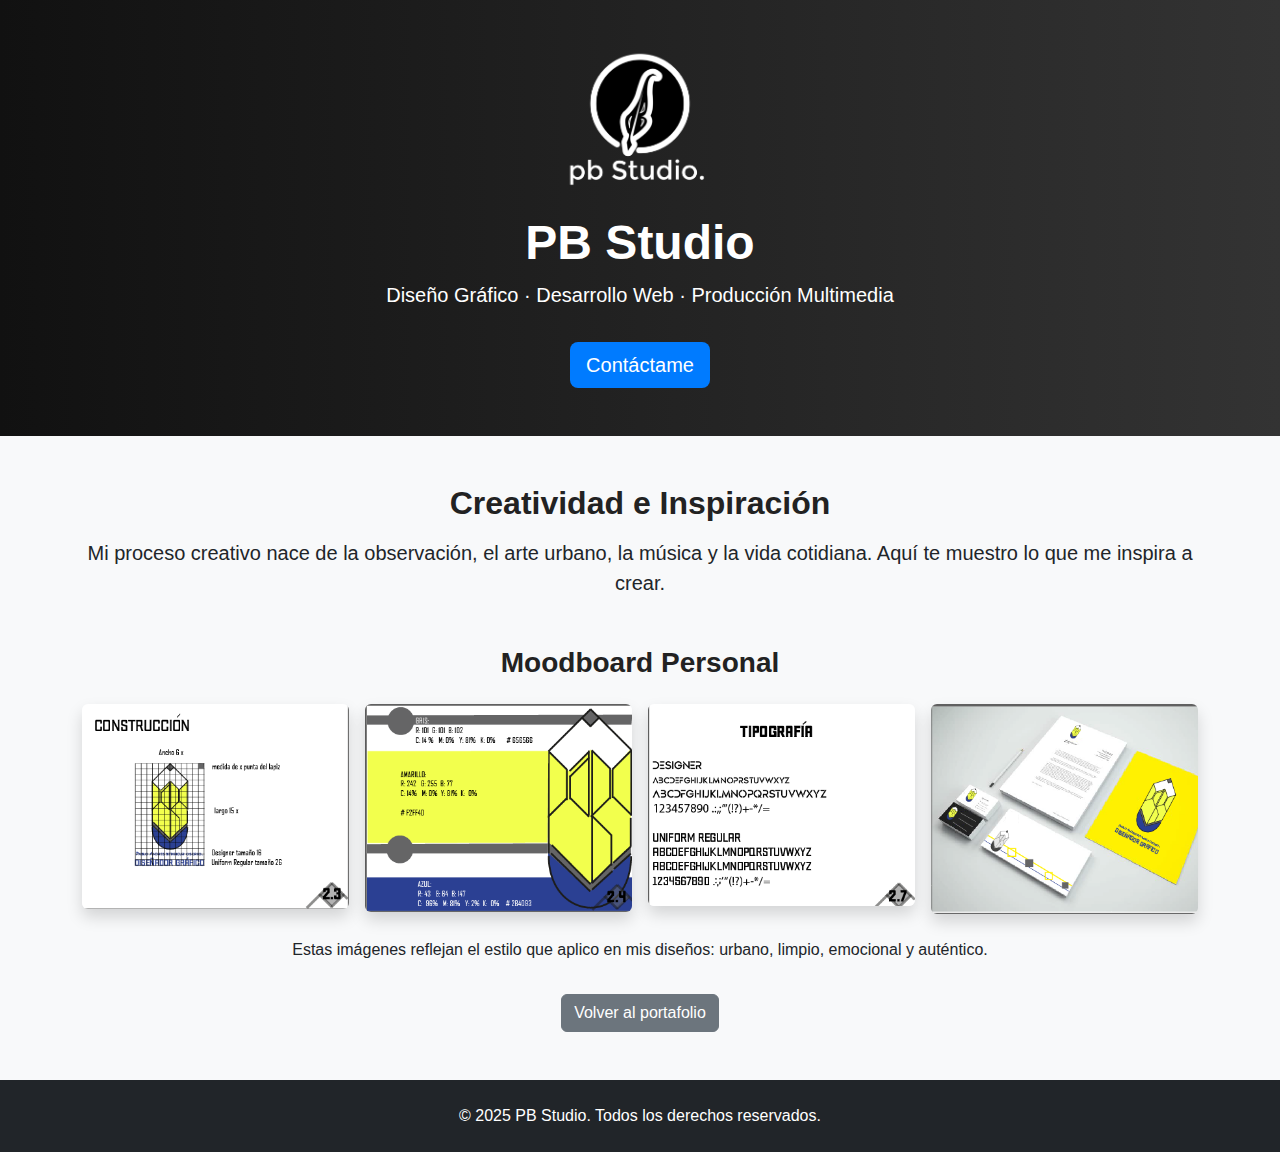
<file: html/creatividad.html>
<!DOCTYPE html>
<html lang="es">

<head>
    <meta charset="UTF-8" />
    <meta name="viewport" content="width=device-width, initial-scale=1.0" />
    <title>PB Studio - Portafolio Comercial</title>
    <link rel="stylesheet" href="https://cdn.jsdelivr.net/npm/bootstrap@5.3.3/dist/css/bootstrap.min.css">
    <link href="https://cdn.jsdelivr.net/npm/bootstrap-icons@1.10.5/font/bootstrap-icons.css" rel="stylesheet">
    <link rel="icon" href="./images/favicon_pb.png">
    <link rel="stylesheet" href="/styles/creatividad.css">
</head>

<body>

    <!-- HERO / ENCABEZADO -->
    <header class="bg-dark text-white text-center py-5 hero-section">
        <div class="container">
            <img id="logo" href="../index.html" src="../images/negativo_pb.png" alt="Logo PB Studio" class="mb-3"
                style="max-width: 200px;">
            <h1 class="display-5 fw-bold">PB Studio</h1>
            <p class="lead">Diseño Gráfico · Desarrollo Web · Producción Multimedia</p>
            <a href="#contacto" class="btn btn-primary btn-lg mt-3">Contáctame</a>
        </div>
    </header>

    <!-- SECCIÓN CREATIVIDAD -->
    <main class="py-5 creatividad bg-light">
        <div class="container">

            <!-- Introducción -->
            <section class="intro-creatividad text-center mb-5">
                <h2 class="mb-3">Creatividad e Inspiración</h2>
                <p class="lead">Mi proceso creativo nace de la observación, el arte urbano, la música y la vida
                    cotidiana.
                    Aquí te muestro lo que me inspira a crear.</p>
            </section>

            <!-- Moodboard -->
            <section class="moodboard text-center">
                <h3 class="mb-4">Moodboard Personal</h3>
                <div class="row g-3 justify-content-center moodboard-grid">
                    <div class="col-6 col-md-3">
                        <img src="../images/manual1.png" alt="Inspiración 1" class="img-fluid rounded shadow">
                    </div>
                    <div class="col-6 col-md-3">
                        <img src="../images/manual2.png" alt="Paleta de colores" class="img-fluid rounded shadow">
                    </div>
                    <div class="col-6 col-md-3">
                        <img src="../images/manual3.png" alt="Textura visual" class="img-fluid rounded shadow">
                    </div>
                    <div class="col-6 col-md-3">
                        <img src="../images/manual4.png" alt="Tipografía" class="img-fluid rounded shadow">
                    </div>
                </div>
                <p class="mt-4">Estas imágenes reflejan el estilo que aplico en mis diseños: urbano, limpio, emocional y
                    auténtico.</p>
                <div>
                    <a href="../index.html" class="btn btn-secondary mt-3">Volver al portafolio</a>
                </div>
            </section>

        </div>
    </main>

    <!-- FOOTER -->
    <footer class="bg-dark text-white text-center py-4">
        <div class="container">
            <p class="mb-0">&copy; 2025 PB Studio. Todos los derechos reservados.</p>
        </div>
    </footer>

</body>

</html>
</file>
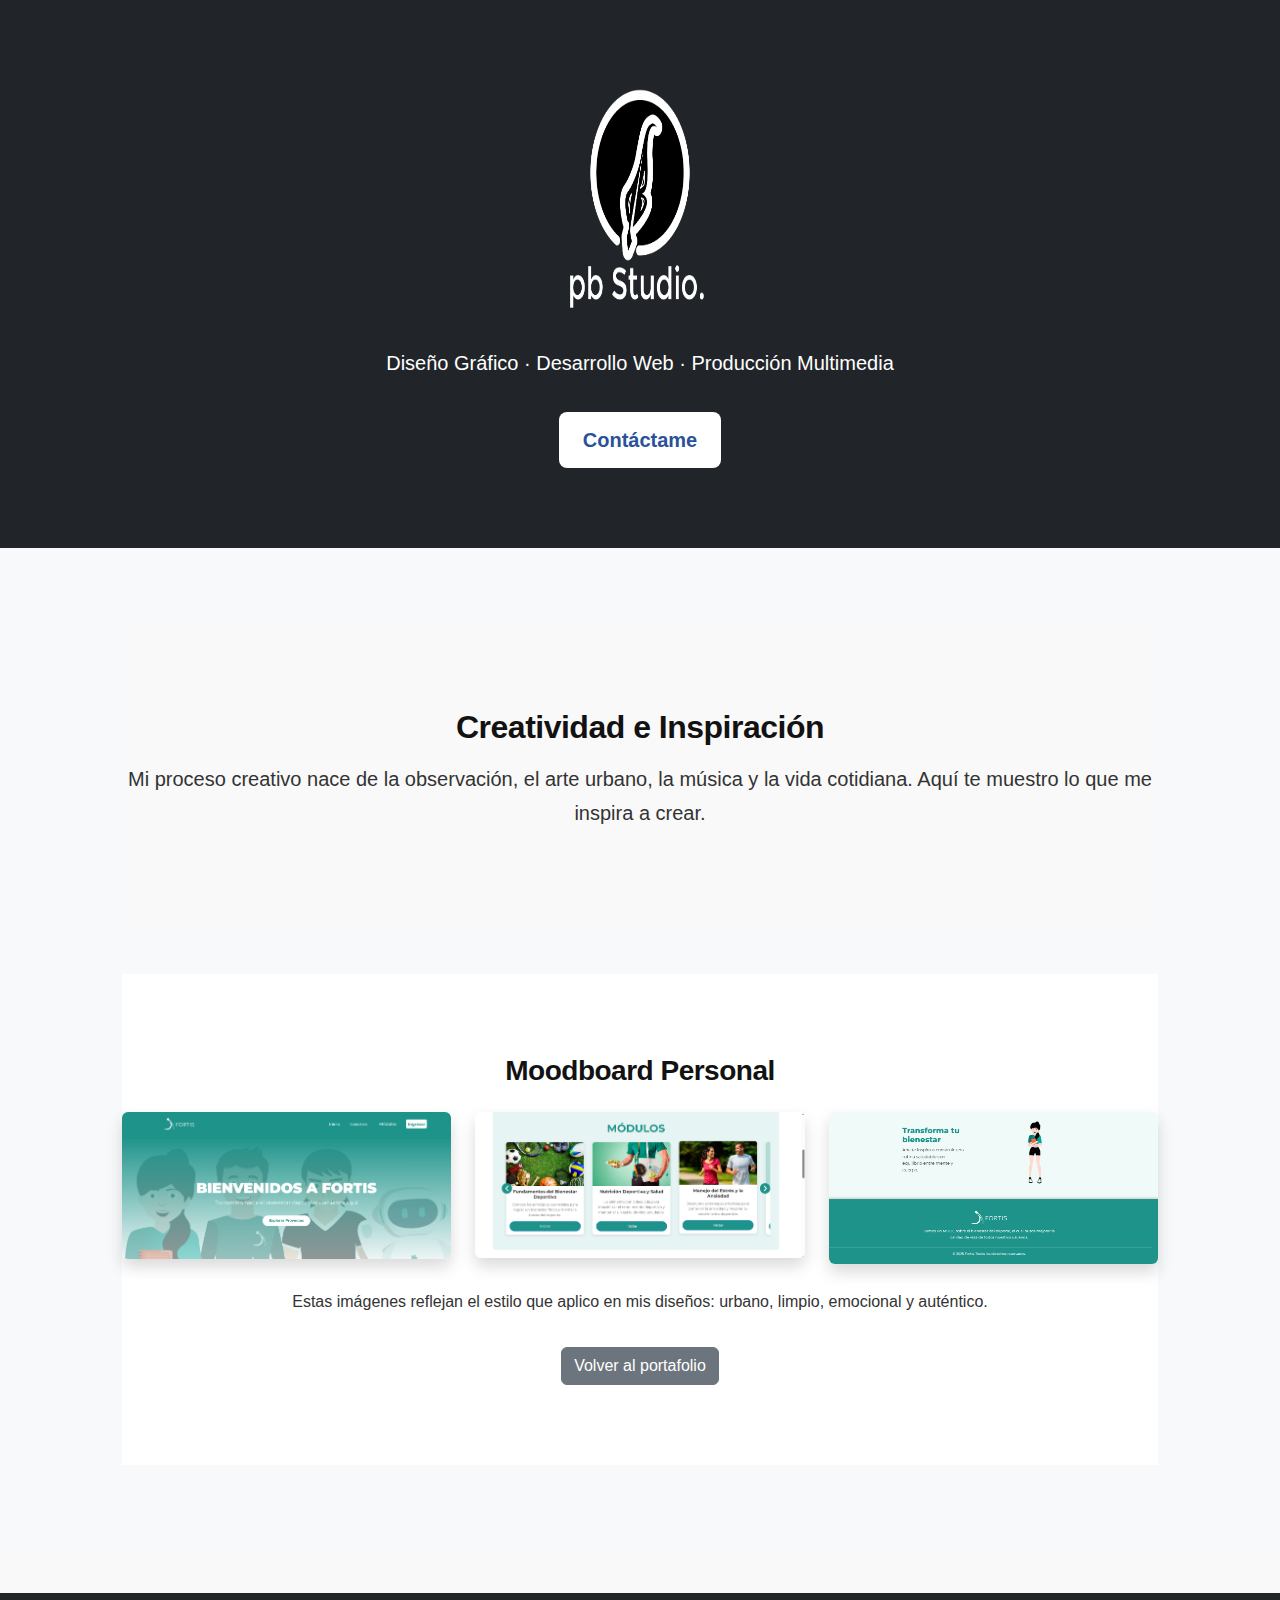
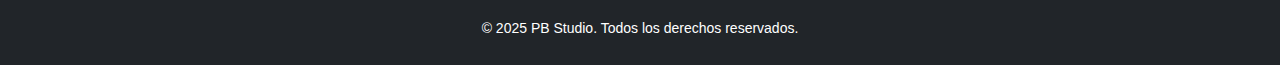
<file: html/desarrolloweb.html>
<!DOCTYPE html>
<html lang="es">

<head>
  <meta charset="UTF-8" />
  <meta name="viewport" content="width=device-width, initial-scale=1.0" />
  <title>PB Studio - Portafolio Comercial</title>
  <link rel="stylesheet" href="https://cdn.jsdelivr.net/npm/bootstrap@5.3.3/dist/css/bootstrap.min.css">
  <link href="https://cdn.jsdelivr.net/npm/bootstrap-icons@1.10.5/font/bootstrap-icons.css" rel="stylesheet">
  <link rel="icon" href="../images/favicon_pb.png">
  <link rel="stylesheet" href="../styles/styles.css">
</head>

<body>

  <!-- Hero / Inicio -->
  <header class="bg-dark text-white text-center py-5 hero-section">
    <div class="container">
      <img id="logo" href="../index.html" src="../images/negativo_pb.png" alt="Logo PB Studio" class="mb-3"
        style="max-width: 200px;">
      <p class="lead">Diseño Gráfico · Desarrollo Web · Producción Multimedia</p>
      <a href="#contacto" class="btn btn-primary btn-lg mt-3">Contáctame</a>
    </div>
  </header>

  <!-- Sección Creatividad -->
  <main class="creatividad py-5 bg-light">
    <div class="container">

      <!-- Intro -->
      <section class="intro-creatividad text-center mb-5">
        <h2 class="mb-3">Creatividad e Inspiración</h2>
        <p class="lead">Mi proceso creativo nace de la observación, el arte urbano, la música y la vida cotidiana. Aquí
          te muestro lo que me inspira a crear.</p>
      </section>

      <!-- Moodboard -->
      <section class="moodboard text-center">
        <h3 class="mb-4">Moodboard Personal</h3>
        <div class="row g-4 justify-content-center moodboard-grid">
          <div class="col-10 col-sm-6 col-md-4">
            <img src="../images/fortis1.png" alt="Inspiración 1" class="img-fluid rounded shadow">
          </div>
          <div class="col-10 col-sm-6 col-md-4">
            <img src="../images/fortis2.png" alt="Paleta de colores" class="img-fluid rounded shadow">
          </div>
          <div class="col-10 col-sm-6 col-md-4">
            <img src="../images/fortis3.png" alt="Textura visual" class="img-fluid rounded shadow">
          </div>
        </div>
        <p class="mt-4">Estas imágenes reflejan el estilo que aplico en mis diseños: urbano, limpio, emocional y
          auténtico.</p>
        <div>
          <a href="../index.html" class="btn btn-secondary mt-3">Volver al portafolio</a>
        </div>
      </section>

    </div>
  </main>

  <!-- Footer -->
  <footer class="bg-dark text-white text-center py-4 mt-5">
    <p class="mb-0">&copy; 2025 PB Studio. Todos los derechos reservados.</p>
  </footer>

</body>

</html>
</file>
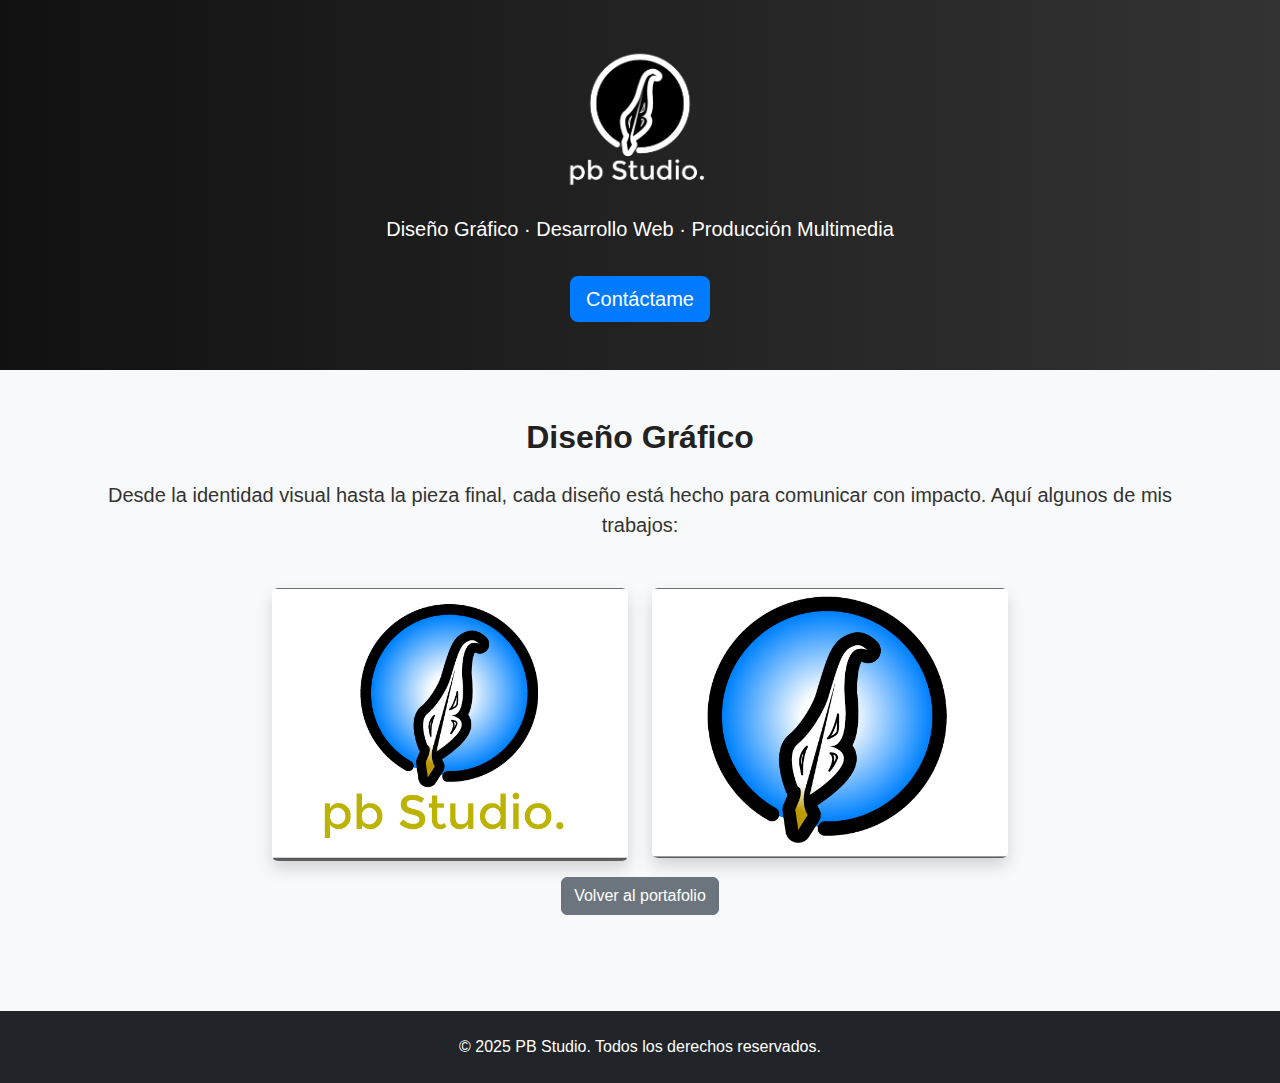
<file: html/diseñografico.html>
<!DOCTYPE html>
<html lang="es">

<head>
  <meta charset="UTF-8" />
  <meta name="viewport" content="width=device-width, initial-scale=1.0" />
  <title>PB Studio - Portafolio Comercial</title>
  <link rel="stylesheet" href="https://cdn.jsdelivr.net/npm/bootstrap@5.3.3/dist/css/bootstrap.min.css">
  <link href="https://cdn.jsdelivr.net/npm/bootstrap-icons@1.10.5/font/bootstrap-icons.css" rel="stylesheet">
  <link rel="icon" href="/images/favicon_pb.png">
  <link rel="stylesheet" href="/styles/diseñografico.css">
</head>

<body>

  <!-- HERO -->
  <header class="bg-dark text-white text-center py-5 hero-section">
    <div class="container">
      <img id="logo" href="../index.html" src="/images/negativo_pb.png" alt="Logo PB Studio" class="mb-3"
        style="max-width: 200px;">
      <p class="lead">Diseño Gráfico · Desarrollo Web · Producción Multimedia</p>
      <a href="#contacto" class="btn btn-primary btn-lg mt-3">Contáctame</a>
    </div>
  </header>

  <!-- SECCIÓN DISEÑO GRÁFICO -->
  <section class="section-grafico py-5 bg-light">
    <div class="container text-center">
      <h2 class="mb-4">Diseño Gráfico</h2>
      <p class="lead mb-5">Desde la identidad visual hasta la pieza final, cada diseño está hecho para comunicar con
        impacto. Aquí algunos de mis trabajos:</p>
      <div class="row g-4 justify-content-center galeria">
        <div class="col-10 col-sm-6 col-md-4">
          <img src="../images/logo1.png" alt="Logo ejemplo" class="img-fluid rounded shadow">
        </div>
        <div class="col-10 col-sm-6 col-md-4">
          <img src="../images/logo2.png" alt="Mockup branding" class="img-fluid rounded shadow">
        </div>
      </div>
      <div>
        <a href="../index.html" class="btn btn-secondary mt-3">Volver al portafolio</a>
      </div>
    </div>

  </section>

  <!-- FOOTER -->
  <footer class="bg-dark text-white text-center py-4 mt-5">
    <p class="mb-0">&copy; 2025 PB Studio. Todos los derechos reservados.</p>
  </footer>

</body>

</html>
</file>
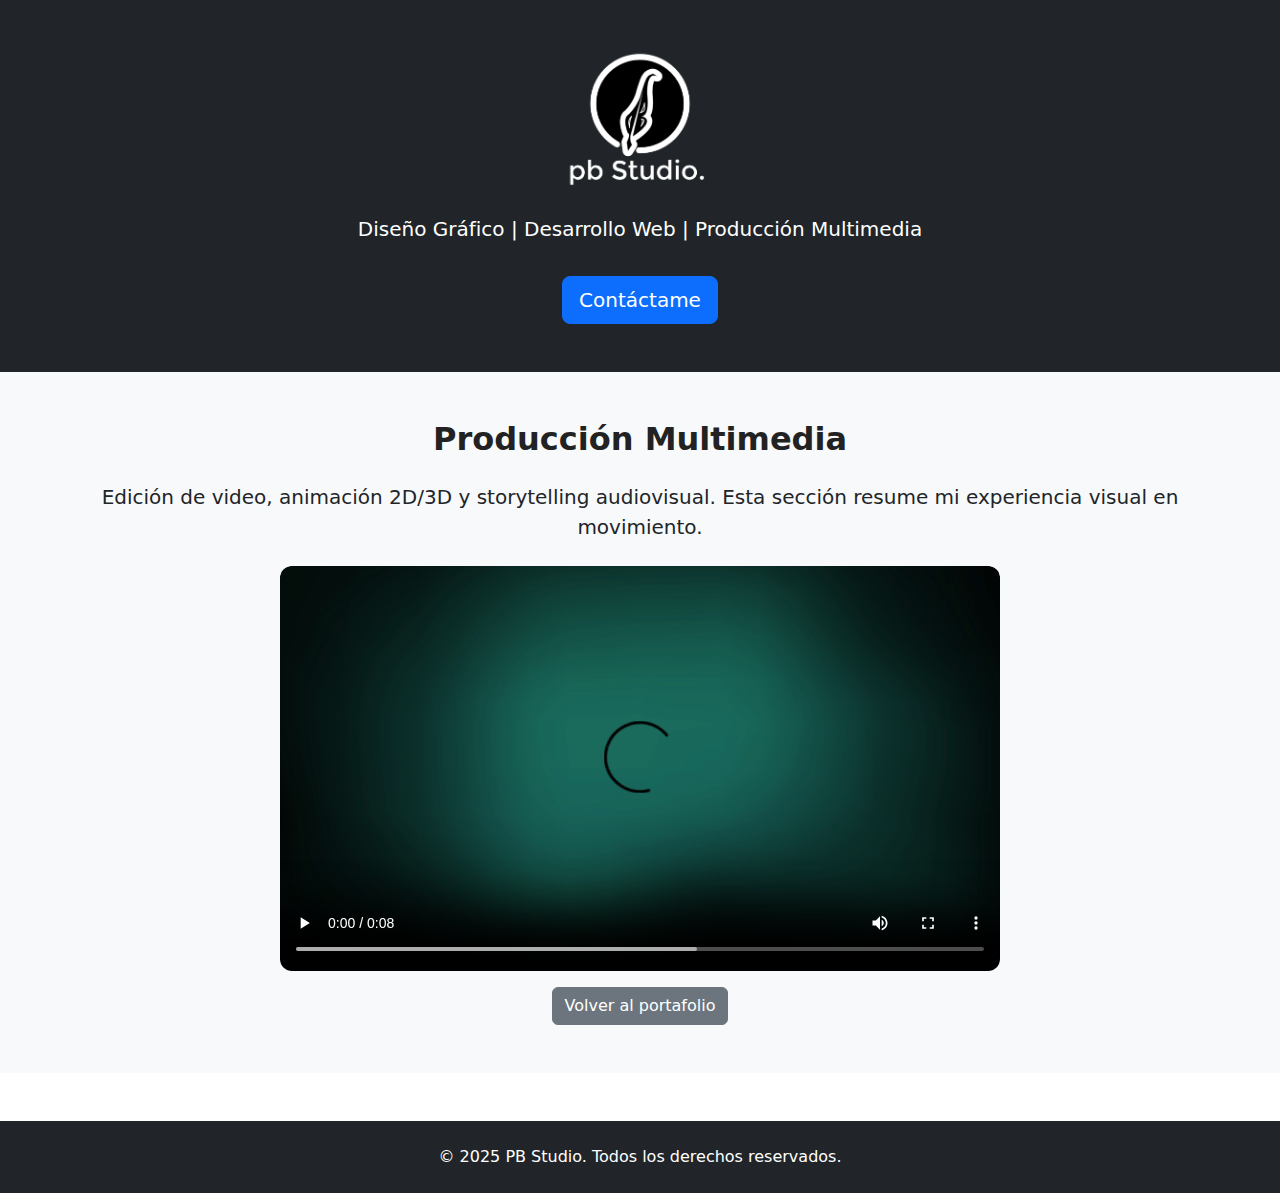
<file: html/multimedia.html>
<!DOCTYPE html>
<html lang="es">

<head>
  <meta charset="UTF-8" />
  <meta name="viewport" content="width=device-width, initial-scale=1.0" />
  <title>PB Studio - Portafolio Comercial</title>
  <link rel="stylesheet" href="https://cdn.jsdelivr.net/npm/bootstrap@5.3.3/dist/css/bootstrap.min.css">
  <link href="https://cdn.jsdelivr.net/npm/bootstrap-icons@1.10.5/font/bootstrap-icons.css" rel="stylesheet">
  <link rel="icon" href="./images/favicon_pb.png">
  <link rel="stylesheet" href="/styles/multimedia.css">
</head>

<body>

  <!-- Hero / Inicio -->
  <header class="bg-dark text-white text-center py-5">
    <div class="container">
      <img id="logo" href="../index.html" src="../images/negativo_pb.png" alt="Logo PB Studio" class="mb-3"
        style="max-width: 200px;">
      <p class="lead">Diseño Gráfico | Desarrollo Web | Producción Multimedia</p>
      <a href="#contacto" class="btn btn-primary btn-lg mt-3">Contáctame</a>
    </div>
  </header>

  <!-- Producción Multimedia -->
  <section class="section-multimedia py-5 bg-light">
    <div class="container text-center">
      <h2 class="mb-4">Producción Multimedia</h2>
      <p class="lead mb-4">Edición de video, animación 2D/3D y storytelling audiovisual. Esta sección resume mi
        experiencia visual en movimiento.</p>
      <div class="ratio ratio-16x9 mx-auto" style="max-width: 720px;">
        <video controls>
          <source src="../images/AnimaciónLogo.mp4" type="video/mp4">
          Tu navegador no admite la reproducción de video.
        </video>
      </div>
      <div>
        <a href="../index.html" class="btn btn-secondary mt-3">Volver al portafolio</a>
      </div>
    </div>
  </section>

  <!-- Footer -->
  <footer class="bg-dark text-white text-center py-4 mt-5">
    <p class="mb-0">&copy; 2025 PB Studio. Todos los derechos reservados.</p>
  </footer>

</body>

</html>
</file>
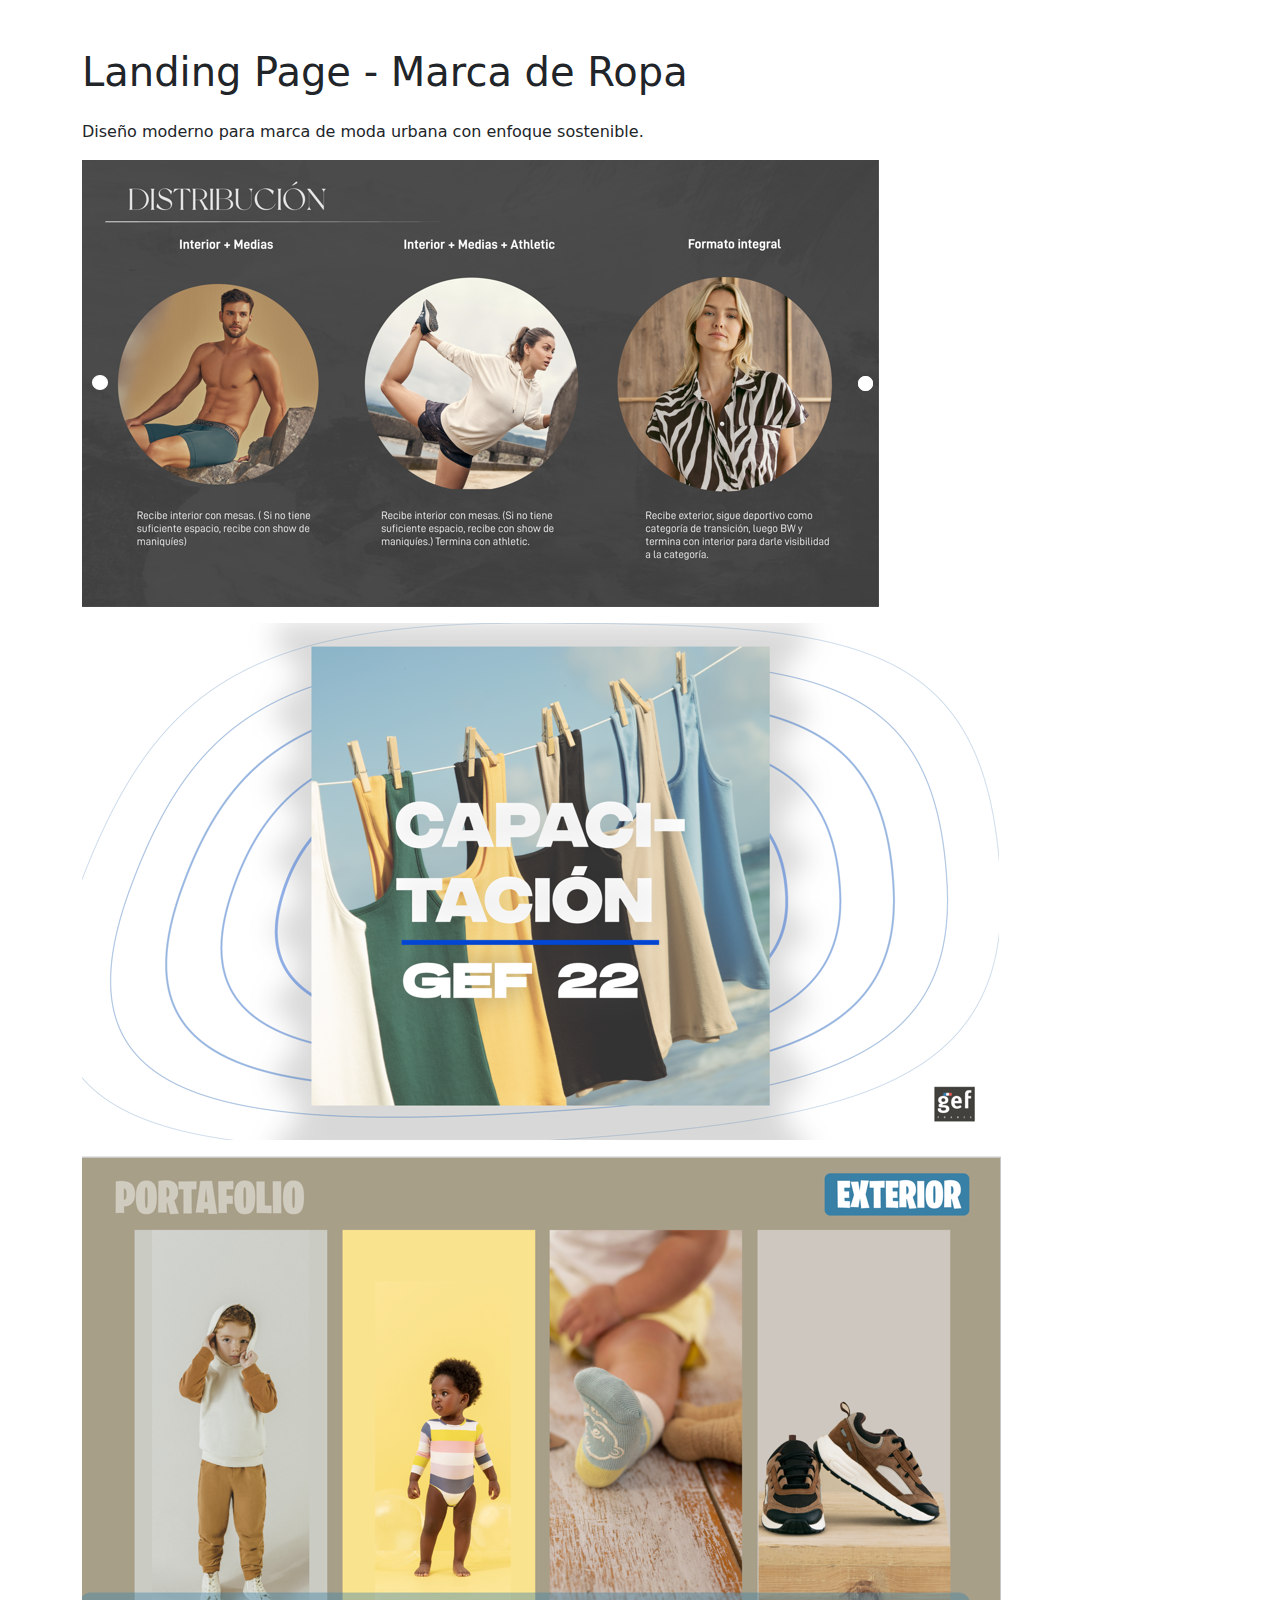
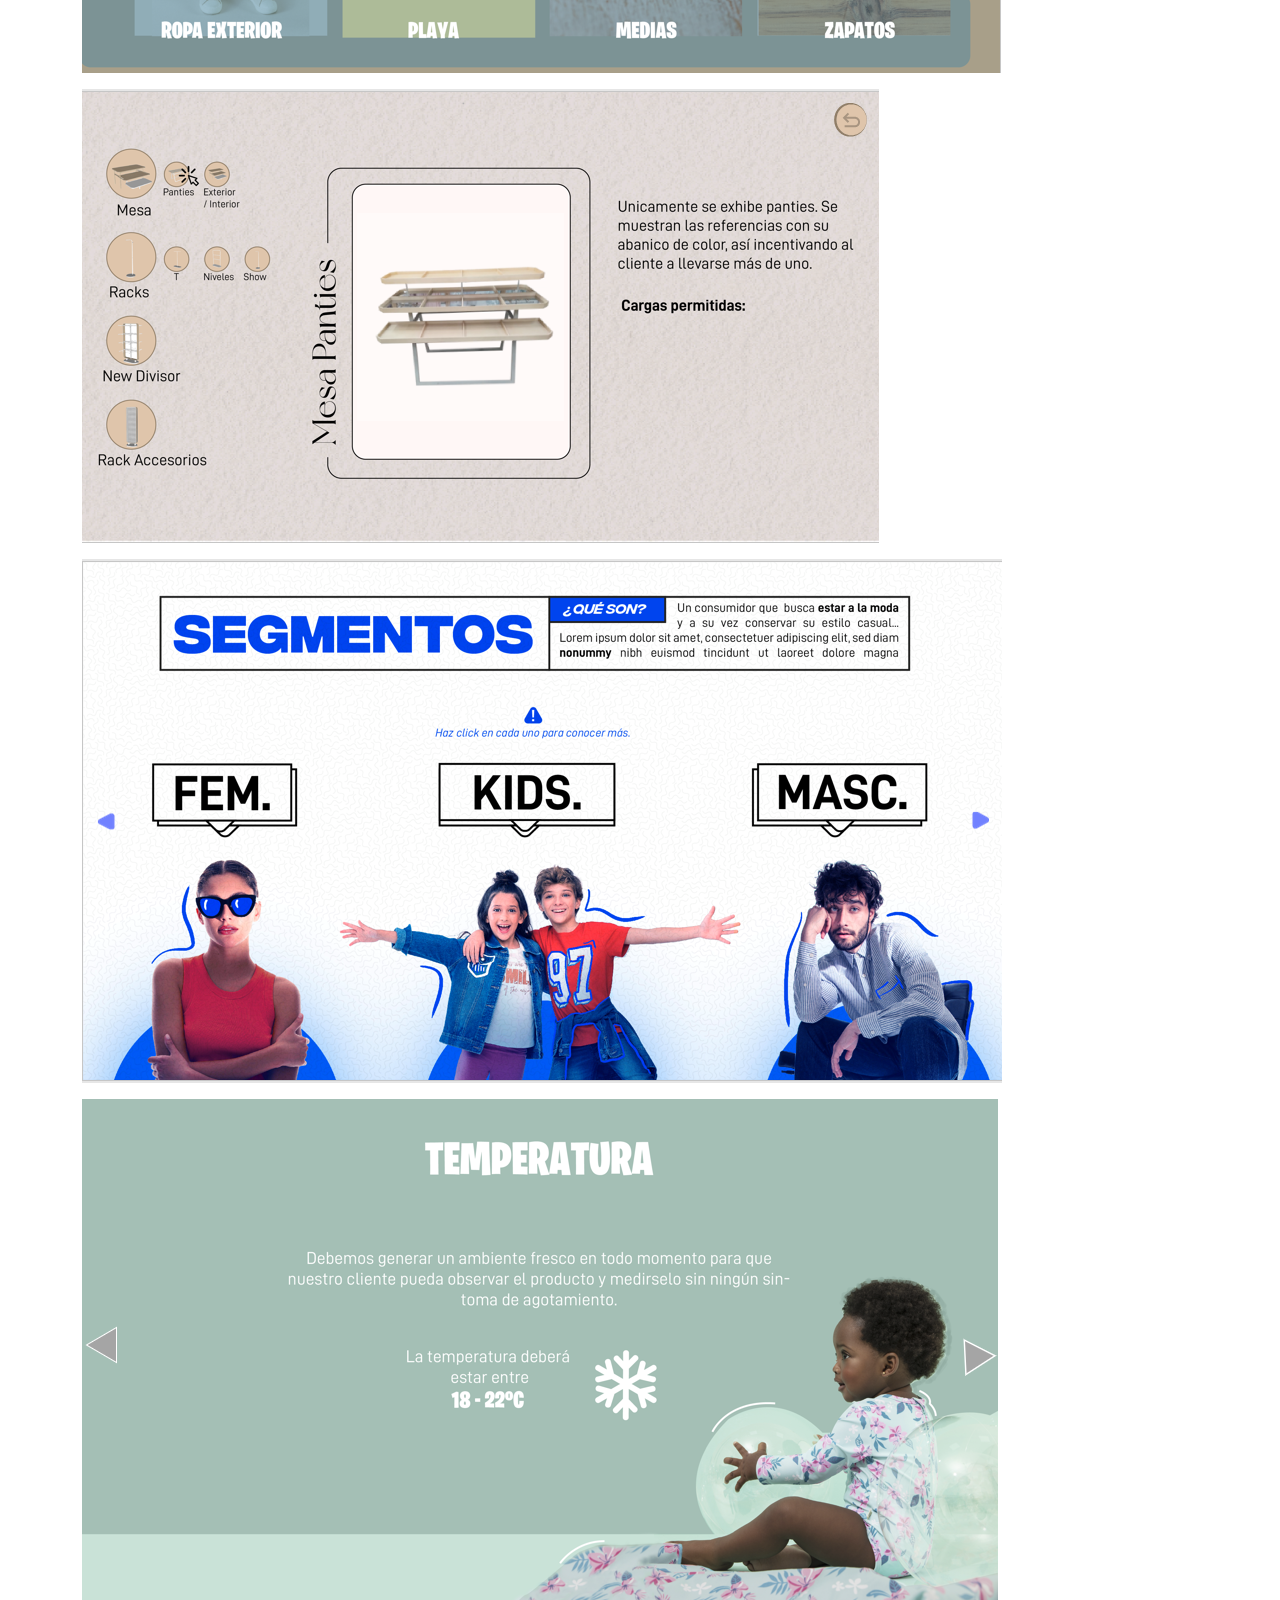
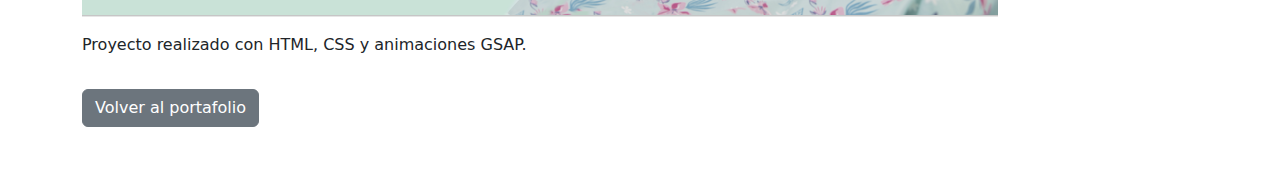
<file: proyectos/crystal.html>
<!DOCTYPE html>
<html lang="es">
<head>
  <meta charset="UTF-8" />
  <meta name="viewport" content="width=device-width, initial-scale=1.0" />
  <title>Landing Page Marca de Ropa</title>
  <link rel="stylesheet" href="https://cdn.jsdelivr.net/npm/bootstrap@5.3.3/dist/css/bootstrap.min.css">
</head>
<body>
  <div class="container py-5">
    <h1 class="mb-4">Landing Page - Marca de Ropa</h1>
    <p>Diseño moderno para marca de moda urbana con enfoque sostenible.</p>
    <img src="../images/captura2pb.png" class="img-fluid mb-3" alt="Mockup 1">
    <img src="../images/captura2gef.png" class="img-fluid mb-3" alt="Mockup 2">
    <img src="../images/captura2bby.png" class="img-fluid mb-3" alt="Mockup 1">
    <img src="../images/captura3pb.png" class="img-fluid mb-3" alt="Mockup 2">
    <img src="../images/captura3gef.png" class="img-fluid mb-3" alt="Mockup 2">
    <img src="../images/captura3bby.png" class="img-fluid mb-3" alt="Mockup 2">
    <p>Proyecto realizado con HTML, CSS y animaciones GSAP.</p>
    <a href="../index.html" class="btn btn-secondary mt-3">Volver al portafolio</a>
  </div>
</body>
</html>
</file>
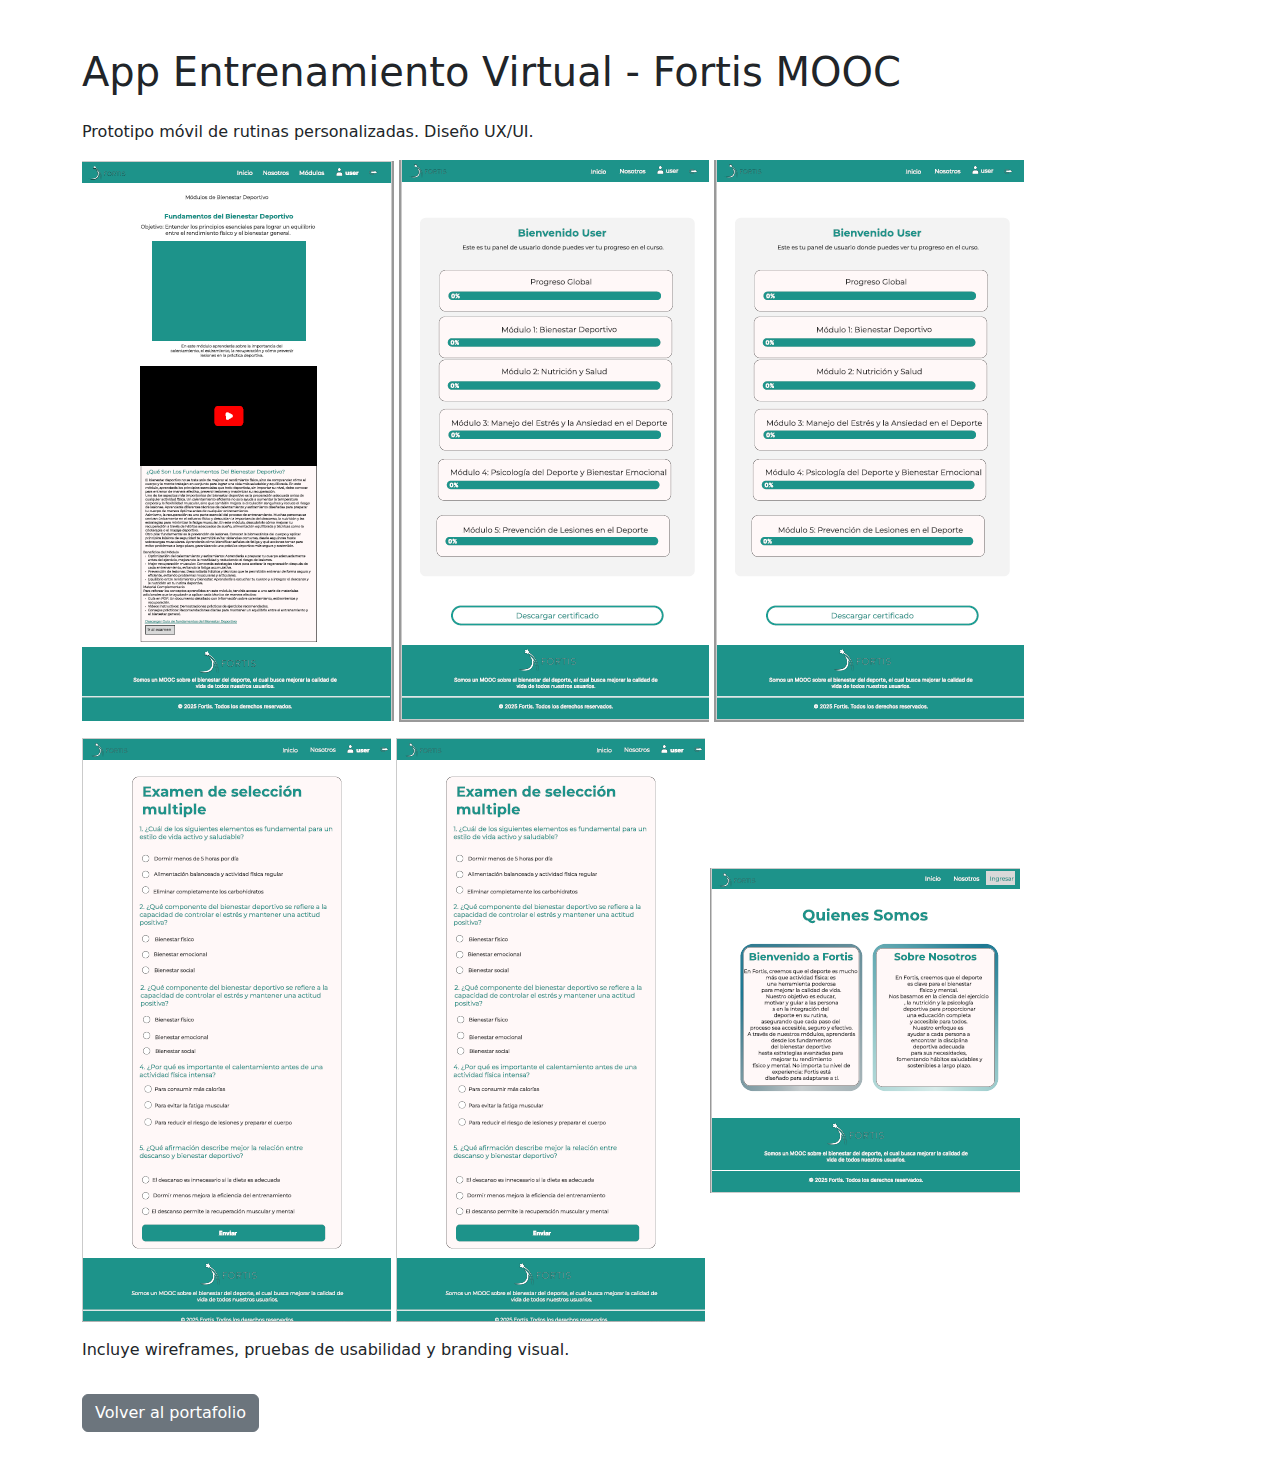
<file: proyectos/fortis.html>
<!DOCTYPE html>
<html lang="es">

<head>
  <meta charset="UTF-8" />
  <meta name="viewport" content="width=device-width, initial-scale=1.0" />
  <title>App Entrenamiento Fortis</title>
  <link rel="stylesheet" href="https://cdn.jsdelivr.net/npm/bootstrap@5.3.3/dist/css/bootstrap.min.css">
</head>

<body>
  <div class="container py-5">
    <h1 class="mb-4">App Entrenamiento Virtual - Fortis MOOC</h1>
    <p>Prototipo móvil de rutinas personalizadas. Diseño UX/UI.</p>
    <img src="../images/captura10.png" class="img-fluid mb-3" alt="App Fortis">
    <img src="../images/captura11.png" class="img-fluid mb-3" alt="App Fortis">
    <img src="../images/captura12.png" class="img-fluid mb-3" alt="App Fortis">
    <img src="../images/captura13.png" class="img-fluid mb-3" alt="App Fortis">
    <img src="../images/captura14.png" class="img-fluid mb-3" alt="App Fortis">
    <img src="../images/captura15.png" class="img-fluid mb-3" alt="App Fortis">
    <p>Incluye wireframes, pruebas de usabilidad y branding visual.</p>
    <a href="../index.html" class="btn btn-secondary mt-3">Volver al portafolio</a>
  </div>
</body>

</html>
</file>
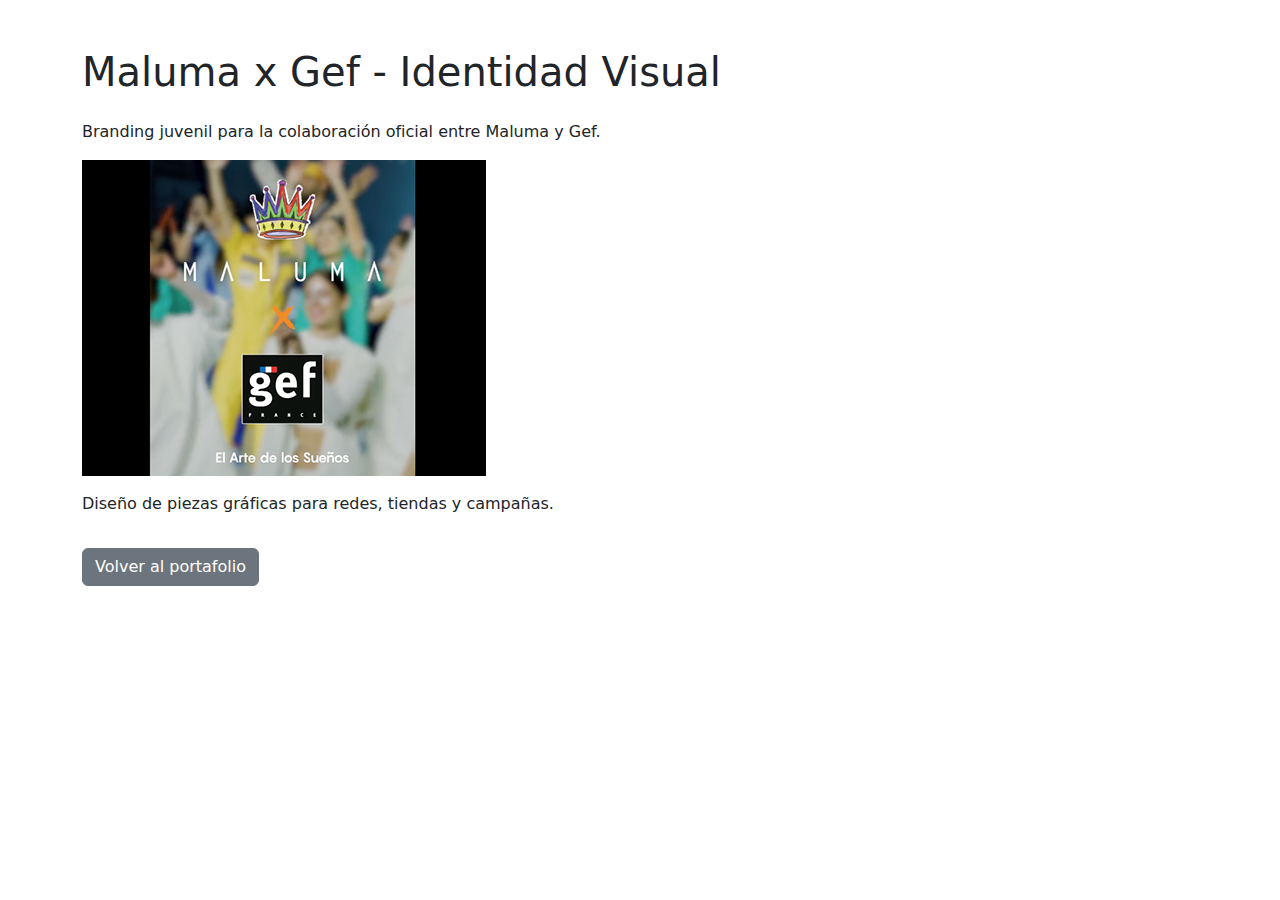
<file: proyectos/maluma.html>
<!DOCTYPE html>
<html lang="es">
<head>
  <meta charset="UTF-8" />
  <meta name="viewport" content="width=device-width, initial-scale=1.0" />
  <title>Identidad Visual Maluma x Gef</title>
  <link rel="stylesheet" href="https://cdn.jsdelivr.net/npm/bootstrap@5.3.3/dist/css/bootstrap.min.css">
</head>
<body>
  <div class="container py-5">
    <h1 class="mb-4">Maluma x Gef - Identidad Visual</h1>
    <p>Branding juvenil para la colaboración oficial entre Maluma y Gef.</p>
    <img src="../images/maluma.png" class="img-fluid mb-3" alt="Proyecto Maluma Gef">
    <p>Diseño de piezas gráficas para redes, tiendas y campañas.</p>
    <a href="../index.html" class="btn btn-secondary mt-3">Volver al portafolio</a>
  </div>
</body>
</html>
</file>
<file: styles/creatividad.css>
/* estilos/styles.css */

body {
  font-family: 'Segoe UI', sans-serif;
  background-color: #f9f9f9;
}

.hero-section {
  background: linear-gradient(to right, #111, #333);
}

#moodboard img {
  transition: transform 0.3s ease;
}

#moodboard img:hover {
  transform: scale(1.05);
}

.intro-creatividad h2,
.moodboard h3 {
  font-weight: 700;
  color: #222;
}

.btn-primary {
  background-color: #007bff;
  border: none;
}

.btn-primary:hover {
  background-color: #0056b3;
}
</file>
<file: styles/diseñografico.css>
/* estilos/styles.css */

body {
  font-family: 'Segoe UI', sans-serif;
  background-color: #f8f9fa;
  color: #333;
}

.hero-section {
  background: linear-gradient(to right, #111, #333);
}

img {
  transition: transform 0.3s ease;
}

img:hover {
  transform: scale(1.05);
}

.section-grafico h2 {
  font-weight: 700;
  color: #222;
}

.btn-primary {
  background-color: #007bff;
  border: none;
}

.btn-primary:hover {
  background-color: #0056b3;
}
</file>
<file: styles/multimedia.css>
/* estilos/styles.css */

.section-multimedia h2 {
  font-weight: 700;
  color: #222;
}

video {
  border-radius: 10px;
  box-shadow: 0 4px 15px rgba(0, 0, 0, 0.2);
}

.ratio {
  overflow: hidden;
  border-radius: 12px;
}
</file>
<file: styles/styles.css>
/* Reset general y fuente principal */
body {
  font-family: 'Poppins', sans-serif;
  color: #1a1a1a;
  background-color: #ffffff;
  font-size: 16px;
  line-height: 1.7;
  margin: 0;
}
#logo{
  width:250px;
  height:250px;
}
/* Paleta de colores PB Studio */
:root {
  --primary-color: #222831;
  --accent-color: #00adb5;
  --light-gray: #eeeeee;
  --soft-white: #f9f9f9;
  --font-dark: #121212;
}

/* Secciones */
section {
  padding: 80px 0;
  background-color: var(--soft-white);
}

section:nth-of-type(even) {
  background-color: #fff;
}

/* Encabezados */
h1, h2, h3, h4, h5 {
  font-weight: 600;
  color: var(--font-dark);
  letter-spacing: -0.5px;
}

h2.text-center {
  font-size: 2.4rem;
  position: relative;
  display: inline-block;
  margin-bottom: 40px;
}

h2.text-center::after {
  content: '';
  display: block;
  width: 60px;
  height: 4px;
  background: var(--accent-color);
  margin: 10px auto 0;
  border-radius: 4px;
}

/* Botones */
.btn-primary {
  background-color: var(--accent-color);
  border: none;
  padding: 12px 28px;
  border-radius: 30px;
  font-weight: 500;
  transition: all 0.3s ease;
}

.btn-primary:hover {
  background-color: #019da3;
}

/* Cards */
.card {
  border: none;
  border-radius: 16px;
  background-color: var(--light-gray);
  transition: transform 0.3s ease, box-shadow 0.3s ease;
}

.card:hover {
  transform: translateY(-6px);
  box-shadow: 0 8px 20px rgba(0, 0, 0, 0.08);
}

.card-title {
  color: var(--primary-color);
  font-weight: 600;
}

/* Iconos de habilidades */
.card i {
  font-size: 2rem;
  color: var(--accent-color);
  margin-bottom: 10px;
}

/* Sobre mí */
#about img {
  border-radius: 1rem;
  box-shadow: 0 10px 20px rgba(0,0,0,0.05);
}

/* Testimonios */
blockquote {
  font-style: italic;
  color: #b9b8b8;
  border-left: 2px solid var(--accent-color);
  padding-left: 1rem;
}

/* Lista de contacto */
.list-group-item {
  background-color: transparent;
  border: none;
  font-size: 1rem;
  padding-left: 0;
}

.list-group-item a {
  color: var(--accent-color);
  text-decoration: none;
}

.list-group-item a:hover {
  text-decoration: underline;
}

/* Footer */
footer {
  background-color: var(--primary-color);
  color: #ccc;
  padding: 20px 0;
  font-size: 14px;
}

/* Formularios */
form .form-control {
  border-radius: 12px;
  padding: 12px 15px;
  border: 1px solid #ccc;
  transition: border-color 0.3s ease;
}

form .form-control:focus {
  border-color: var(--accent-color);
  box-shadow: 0 0 5px rgba(0, 173, 181, 0.3);
}

form .btn {
  background-color: var(--primary-color);
  color: white;
  border-radius: 12px;
}

/* Responsive */
@media (max-width: 768px) {
  h2.text-center {
    font-size: 1.8rem;
  }

  .btn-primary {
    padding: 10px 20px;
  }

  section {
    padding: 60px 20px;
  }
}

#img1{
  position: relative;
  background-image: inherit;
}
   .carousel {
      position: relative;
      max-width: 90%;
      margin: 60px auto;
      overflow: hidden;
      border-radius: 16px;
      box-shadow: 0 0 25px rgba(0,0,0,0.4);
    }

    .carousel-track {
      display: flex;
      transition: transform 0.5s ease;
    }

    .carousel-slide {
      min-width: 100%;
      transition: opacity 0.5s ease;
    }

    .carousel-slide img {
      width: 100%;
      height: auto;
      display: block;
    }

    .carousel-buttons {
      justify-content: center;
      position: absolute;
      top: 50%;
      width: 100%;
      display: flex;
      justify-content: space-between;
      transform: translateY(-50%);
      padding: 0 20px;
    }

    .carousel-buttons button {
      background-color: #22d3ee;
      border: none;
      color: #0f172a;
      font-size: 24px;
      padding: 10px 18px;
      border-radius: 50%;
      cursor: pointer;
      transition: background 0.3s ease;
    }

    .carousel-buttons button:hover {
      background-color: #0f172a;
      color: #22d3ee;
      border: 2px solid #161616;
    }

    .carousel-title {
      text-align: center;
      margin-top: 30px;
      font-size: 28px;
      color: #22d3ee;
    }

    
html {
  scroll-behavior: smooth;
}

html {
  scroll-behavior: smooth;
}

body {
  font-family: 'Poppins', sans-serif;
  margin: 0;
  background-color: #f9f9f9;
  color: #333;
}

.container {
  max-width: 1100px;
  margin: 0 auto;
  padding: 2rem;
}

.hero {
  background: linear-gradient(to right, #1e3c72, #2a5298);
  color: white;
  text-align: center;
  padding: 6rem 2rem;
}

.hero h1 {
  font-size: 3rem;
  margin-bottom: 0.5rem;
}

.hero p {
  font-size: 1.2rem;
  margin-bottom: 2rem;
}

.btn-primary {
  background-color: #ffffff;
  color: #2a5298;
  border: none;
  padding: 0.8rem 1.5rem;
  border-radius: 8px;
  font-weight: bold;
  cursor: pointer;
  transition: all 0.3s ease;
  text-decoration: none;
}

.btn-primary:hover {
  background-color: #dbeaff;
  transform: scale(1.05);
}

.section {
  padding: 4rem 2rem;
  text-align: center;
}

form {
  display: flex;
  flex-direction: column;
  gap: 1rem;
  max-width: 500px;
  margin: 0 auto;
}

input, textarea {
  padding: 0.8rem;
  border-radius: 6px;
  border: 1px solid #ccc;
  font-size: 1rem;
}

textarea {
  resize: vertical;
  height: 150px;
}

.footer {
  background-color: #222;
  color: white;
  text-align: center;
  padding: 2rem;
}

body {
  font-family: 'Poppins', sans-serif;
  margin: 0;
  background-color: #f9f9f9;
  color: #333;
}

.container {
  max-width: 1100px;
  margin: 0 auto;
  padding: 2rem;
}

.hero {
  background: linear-gradient(to right, #1e3c72, #2a5298);
  color: white;
  text-align: center;
  padding: 6rem 2rem;
}

.hero h1 {
  font-size: 3rem;
  margin-bottom: 0.5rem;
}

.hero p {
  font-size: 1.2rem;
  margin-bottom: 2rem;
}

.btn-primary {
  background-color: #ffffff;
  color: #2a5298;
  border: none;
  padding: 0.8rem 1.5rem;
  border-radius: 8px;
  font-weight: bold;
  cursor: pointer;
  transition: all 0.3s ease;
  text-decoration: none;
}

.btn-primary:hover {
  background-color: #dbeaff;
  transform: scale(1.05);
}

.section {
  padding: 4rem 2rem;
  text-align: center;
}

form {
  display: flex;
  flex-direction: column;
  gap: 1rem;
  max-width: 500px;
  margin: 0 auto;
}

input, textarea {
  padding: 0.8rem;
  border-radius: 6px;
  border: 1px solid #ccc;
  font-size: 1rem;
}

textarea {
  resize: vertical;
  height: 150px;
}

.footer {
  background-color: #222;
  color: white;
  text-align: center;
  padding: 2rem;
}

.blockquote-footer{
  color: #00adb5;
}
</file>
